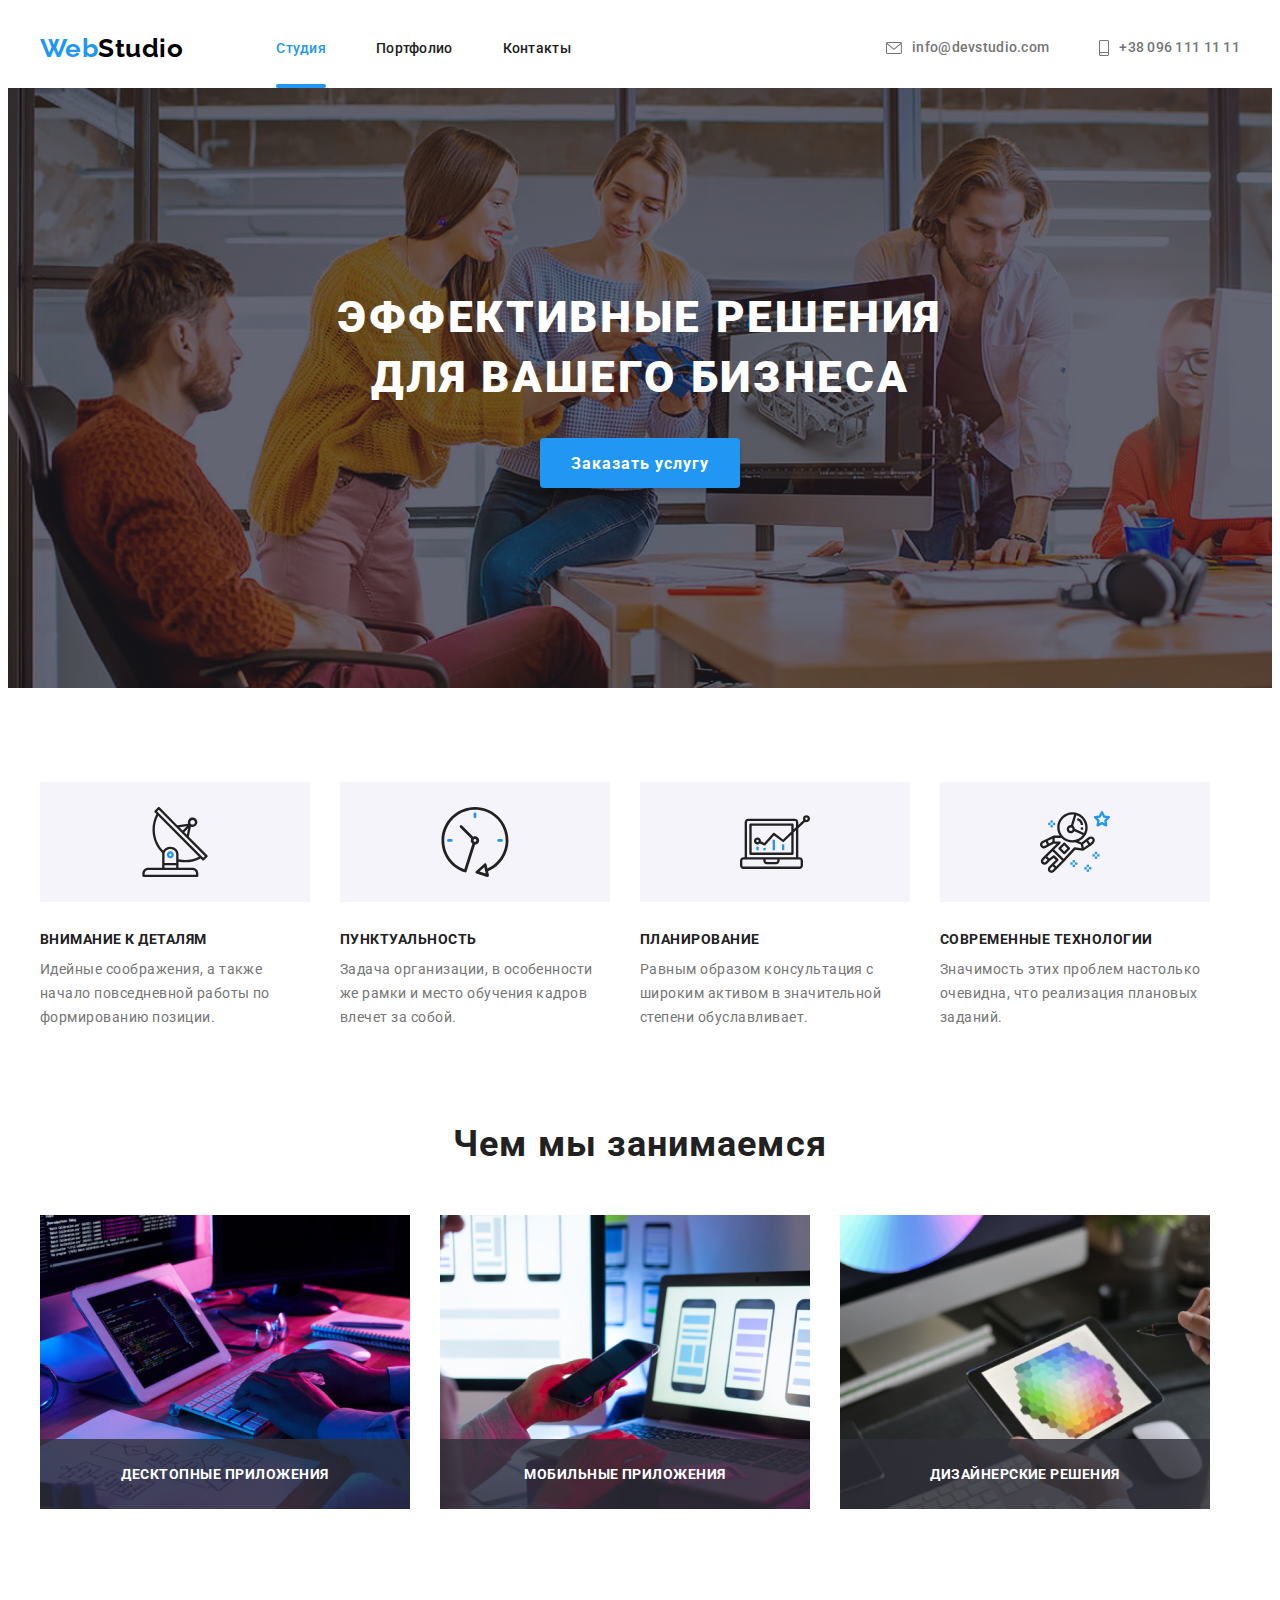
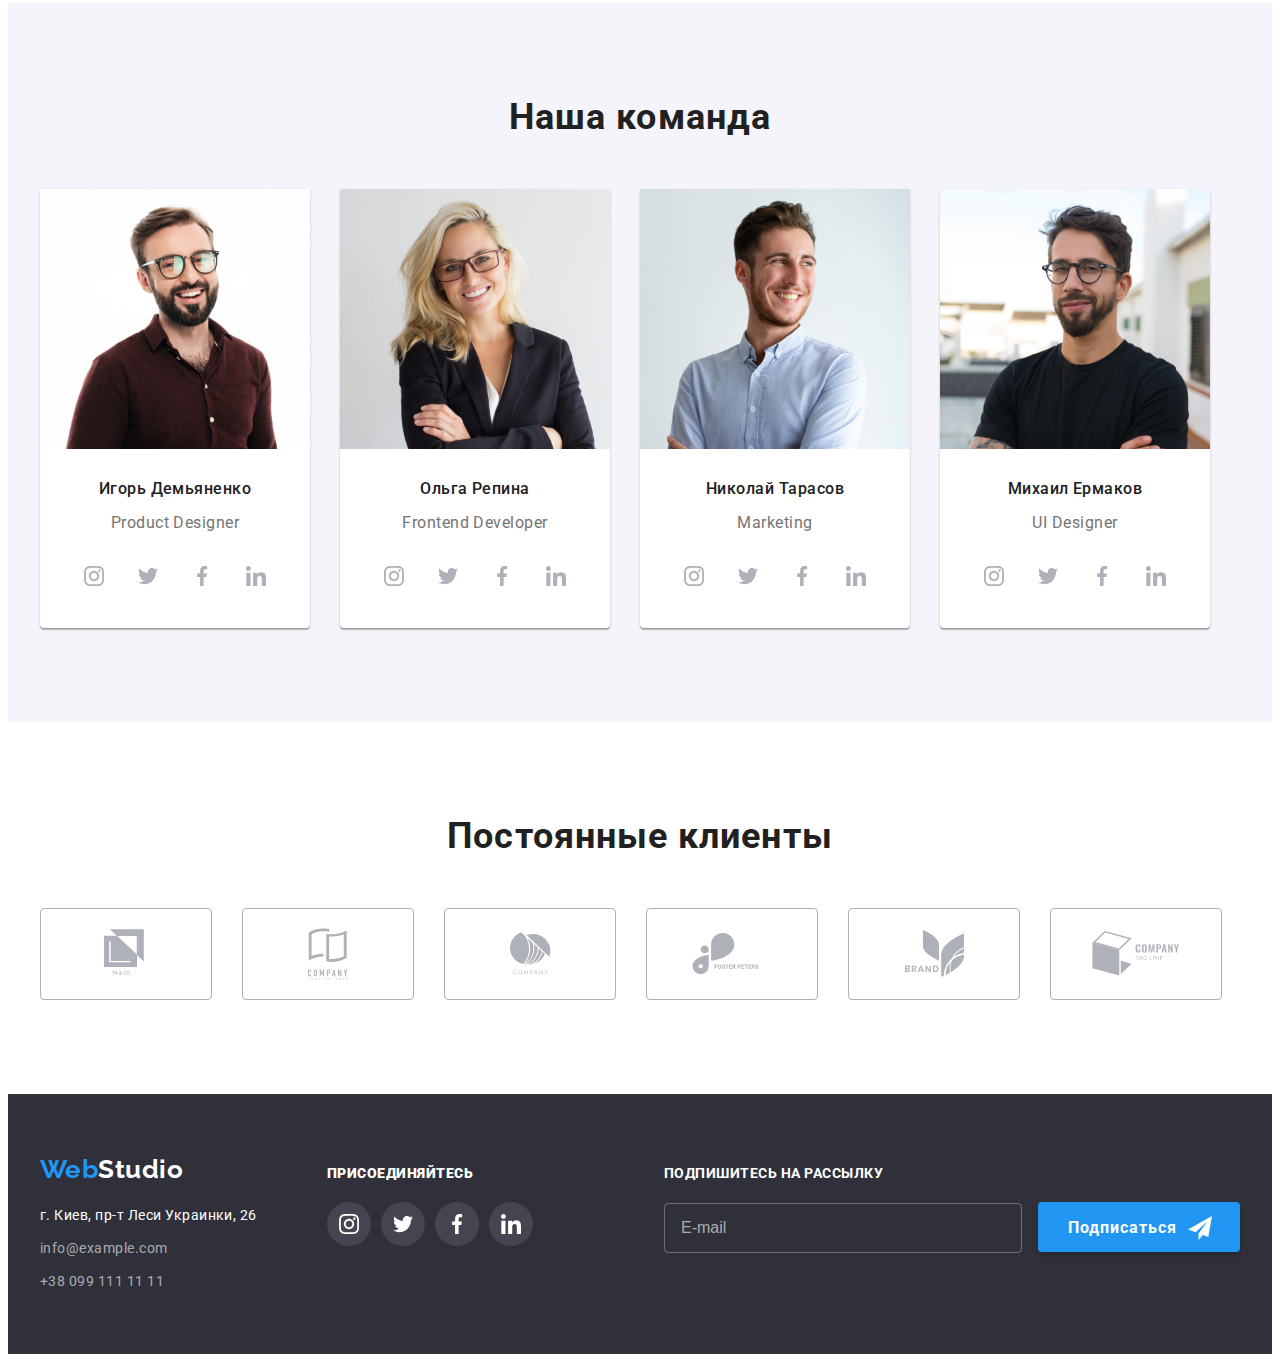
<file: index.html>
<!DOCTYPE html>
<html lang="ru">
<head>
    <meta charset="UTF-8">
    <meta name="viewport" content="width=device-width, initial-scale=1.0">
    <title>WebStudio</title>
    <link rel="preconnect" href="https://fonts.gstatic.com">
    <link href="https://fonts.googleapis.com/css2?family=Raleway:wght@700&family=Roboto:wght@400;500;700;900&display=swap"
      rel="stylesheet">
      <link rel="stylesheet" href="https://cdnjs.cloudflare.com/ajax/libs/modern-normalize/1.0.0/modern-normalize.min.css" integrity="sha512-ISS7cAi1PEhQ8jnbJpJZMd29NlhNj4AWYyLOSp2CE/CsHxTCu+r+t0D2yoJudVrd0/8fTVPUVDzY5Tvli75u/g==" crossorigin="anonymous" />
    <link rel="stylesheet" href="./css/style.css">
</head>
<body>
    <!-- header -->
    <header class="header index-header">
        <div class="container navigation">
          <nav class="navigation">
            <a href="./index.html" class="logo-studio">
                <span lang="en" class="logo-web-color">Web</span>Studio
            </a>
           <ul class="nav-web">
               <li class="nav-list">
                   <a class="nav-link current" href="./index.html" >Студия</a>
                </li>
               <li class="nav-list">
                   <a class="nav-link" href="./portfolio.html">Портфолио</a>
                </li>
               <li class="nav-list">
                   <a class="nav-link" href="#">Контакты</a>
                </li>
           </ul>
         </nav>
           <ul class="header-contacts">
               <li class="header-contacts-mail item">
                   <a href="mailto:info@devstudio.com"  
                   class="header-contacts-link"> 
                   <svg class="contacts-icon envelope">
                    <use href="./photo/photo_icon/sprite.svg#icon-envelope-hover"> </use>
                 </svg>
                info@devstudio.com
            </a>
                   
                </li>
            <li class="header-contacts-tel item">
                    <a href="tel:+380961111111" 
                    class="header-contacts-link">
                    <svg class="contacts-icon smartphone">
                        <use href="./photo/photo_icon/sprite.svg#icon-smartphone"> </use>
                     </svg> 
                    +38 096 111 11 11
                </a>     
            </li>
           </ul>
        </div>
     </header>
    <main>
        <!--Hero-->
        <section class="hero">
            <div class="container">
          <h1 class="hero-title">Эффективные решения для вашего бизнеса</h1> 
          <button type="submit" class="hero-bt" data-modal-open>Заказать услугу</button>
        </div>
        </section>
        <!--особености-->
        <section class="section section-uniq">
          <div class="container">
            <h2 class="visually-hidden">особенности</h2>
            <ul class="uniqum-list-item">
                <li class="item-uniq">
                    <div class="uniq-charakt">
                        <svg class="charakt-img">
                        <use href="./photo/photo_icon/sprite1.svg#icon-antenna"></use>
                    </svg>
                    </div>
                    <h3 class="uniqum-title">Внимание к деталям </h3>
                        <p class="uniqum-list">Идейные соображения, а также начало повседневной работы по формированию позиции.</p>  
                </li>
                <li class="item-uniq">
                    <div class="uniq-charakt">
                        <svg class="charakt-img">
                        <use href="./photo/photo_icon/sprite1.svg#icon-clock"></use>
                    </svg>
                    </div>
                    <h3 class="uniqum-title"> Пунктуальность</h3>
                        <p class="uniqum-list">Задача организации, в особенности же рамки и место обучения кадров влечет за собой.</p>
                </li>
                <li class="item-uniq">
                    <div class="uniq-charakt">
                        <svg class="charakt-img">
                        <use href="./photo/photo_icon/sprite1.svg#icon-diagram"></use>
                    </svg>
                    </div>
                    <h3 class="uniqum-title"> Планирование</h3>
                        <p class="uniqum-list">Равным образом консультация с широким активом в значительной степени обуславливает.</p>
                </li>
                <li class="item-uniq">
                    <div class="uniq-charakt">
                        <svg class="charakt-img">
                        <use href="./photo/photo_icon/sprite1.svg#icon-astronaut"></use>
                    </svg>
                    </div>
                    <h3 class="uniqum-title"> Современные технологии</h3>
                        <p class="uniqum-list">Значимость этих проблем настолько очевидна, что реализация плановых заданий.</p>
                </li>
            </ul>
          </div>
        </section>
        <!--work-->
        <section class="work section">
          <div class="container">
            <h2 class="title title-work">Чем мы занимаемся</h2>
            <ul class="work-list">
                <li class="work-item">
                    <img class="work-img" src="./photo/photo_index/img.png" alt="photo keyboard" 
                    width="370" height="294" >
                    <p class="text_img">Десктопные приложения</p>
                </li>
                <li class="work-item">
                    <img class="work-img" src="./photo/photo_index/img2.png" alt="laptop" 
                    width="370" height="294" >
                    <p class="text_img">Мобильные приложения</p>
                </li>
                <li class="work-item">
                    <img class="work-img" src="./photo/photo_index/img3.png" alt="tablet" 
                    width="370" height="294" >
                    <p class="text_img">Дизайнерские решения</p>
                </li>
            </ul>
          </div>
        </section>
        <!--team-->
        <section class="team section">
        <div class="container">
                <h2 class="title title-team">Наша команда</h2>
                 <ul class="team-list">
                    <li class="team-item">
                    <img class="team-img" src="./photo/photo_index/Igor.jpg" alt="Igor" width="270" height="260">
                <div class="team-section">
                        <h3 class="team-name">Игорь Демьяненко</h3>
                            <p lang="en" class="team-work">Product Designer</p>
                           <ul class="social-list">
                               <li class="social-item">
                                   <a class="social-link team-social-link" href="">
                                       <svg class="social-icons">
                                           <use href="./photo/photo_icon/sprite2.svg#instagram"></use>
                                       </svg>
                                   </a>
                               </li>
                               <li class="social-item">
                                   <a class="social-link team-social-link" href="">
                                       <svg class="social-icons">
                                           <use href="./photo/photo_icon/sprite2.svg#twitter" ></use>
                                       </svg>
                                   </a>
                               </li>
                               <li class="social-item">
                                   <a class="social-link team-social-link" href="">
                                       <svg class="social-icons">
                                           <use href="./photo/photo_icon/sprite2.svg#facebook"></use>
                                       </svg>
                                   </a>
                               </li>
                               <li class="social-item">
                                   <a class="social-link team-social-link" href="">
                                       <svg class="social-icons">
                                           <use href="./photo/photo_icon/sprite2.svg#linkedin"></use>
                                       </svg>
                                   </a>
                               </li>
                           </ul>
                        </div>
                     
                    
                </li>
                <li class="team-item">
                    <img class="team-img" src="./photo/photo_index/Olga.jpg" alt="Olga" width="270" height="260">
                    <div class="team-section">
                        <h3 class="team-name">Ольга Репина</h3>
                            <p lang="en" class="team-work">Frontend Developer</p>
                            <ul class="social-list">
                                <li class="social-item">
                                    <a class="social-link team-social-link" href="">
                                        <svg class="social-icons">
                                            <use href="./photo/photo_icon/sprite2.svg#instagram"></use>
                                        </svg>
                                    </a>
                                </li>
                                <li class="social-item">
                                    <a class="social-link team-social-link" href="">
                                        <svg class="social-icons">
                                            <use href="./photo/photo_icon/sprite2.svg#twitter" ></use>
                                        </svg>
                                    </a>
                                </li>
                                <li class="social-item">
                                    <a class="social-link team-social-link" href="">
                                        <svg class="social-icons">
                                            <use href="./photo/photo_icon/sprite2.svg#facebook"></use>
                                        </svg>
                                    </a>
                                </li>
                                <li class="social-item">
                                    <a class="social-link team-social-link" href="">
                                        <svg class="social-icons">
                                            <use href="./photo/photo_icon/sprite2.svg#linkedin"></use>
                                        </svg>
                                    </a>
                                </li>
                            </ul>
                    </div>         
                </li>
                <li class="team-item">
                    <img class="team-img" src="./photo/photo_index/Nikolay.jpg" alt="Nikolay" width="270" height="260">
                    <div class="team-section">
                        <h3 class="team-name">Николай Тарасов</h3>
                            <p lang="en" class="team-work">Marketing</p>
                            <ul class="social-list">
                                <li class="social-item">
                                    <a class="social-link team-social-link" href="">
                                        <svg class="social-icons">
                                            <use href="./photo/photo_icon/sprite2.svg#instagram"></use>
                                        </svg>
                                    </a>
                                </li>
                                <li class="social-item">
                                    <a class="social-link team-social-link" href="">
                                        <svg class="social-icons">
                                            <use href="./photo/photo_icon/sprite2.svg#twitter" ></use>
                                        </svg>
                                    </a>
                                </li>
                                <li class="social-item">
                                    <a class="social-link team-social-link" href="">
                                        <svg class="social-icons">
                                            <use href="./photo/photo_icon/sprite2.svg#facebook"></use>
                                        </svg>
                                    </a>
                                </li>
                                <li class="social-item">
                                    <a class="social-link team-social-link" href="">
                                        <svg class="social-icons">
                                            <use href="./photo/photo_icon/sprite2.svg#linkedin"></use>
                                        </svg>
                                    </a>
                                </li>
                            </ul>
                     </div>       
                </li>
                <li class="team-item">
                    <img class="team-img" src="./photo/photo_index/Michail.jpg" alt="Michail" width="270" height="260">
                    <div class="team-section">
                        <h3 class="team-name">Михаил Ермаков</h3>
                            <p lang="en" class="team-work">UI Designer</p>
                            <ul class="social-list">
                                <li class="social-item">
                                    <a class="social-link team-social-link" href="">
                                        <svg class="social-icons">
                                            <use href="./photo/photo_icon/sprite2.svg#instagram"></use>
                                        </svg>
                                    </a>
                                </li>
                                <li class="social-item">
                                    <a class="social-link team-social-link" href="">
                                        <svg class="social-icons">
                                            <use href="./photo/photo_icon/sprite2.svg#twitter" ></use>
                                        </svg>
                                    </a>
                                </li>
                                <li class="social-item">
                                    <a class="social-link team-social-link" href="">
                                        <svg class="social-icons">
                                            <use href="./photo/photo_icon/sprite2.svg#facebook"></use>
                                        </svg>
                                    </a>
                                </li>
                                <li class="social-item">
                                    <a class="social-link team-social-link" href="">
                                        <svg class="social-icons">
                                            <use href="./photo/photo_icon/sprite2.svg#linkedin"></use>
                                        </svg>
                                    </a>
                                </li>
                            </ul>
                        </div>
                    </li>
                </ul>
            </div>
        </section>
        <!-- Постоянные клиенты -->
        <section class="section client-section">
            <h2 class="title client-title">Постоянные клиенты</h2>
            <div class="container">
                <ul class="client-list">
                    <li class="client-item">
                        <a class="client-link" href="">
                            <svg class="client-icon icon-logo-1">
                                <use href="./photo/photo_icon/sprite3.svg#icon-logo-1"></use>
                            </svg>
                        </a>
                    </li>
                    <li class="client-item">
                        <a class="client-link" href="">
                            <svg class="client-icon icon-logo-2">
                                <use href="./photo/photo_icon/sprite3.svg#icon-logo-2"></use>
                            </svg>
                        </a>
                    </li>
                    <li class="client-item">
                        <a class="client-link" href="">
                            <svg class="client-icon icon-logo-3">
                                <use href="./photo/photo_icon/sprite3.svg#icon-logo-3"></use>
                            </svg>
                        </a>
                    </li>
                    <li class="client-item">
                        <a class="client-link" href="">
                            <svg class="client-icon icon-logo-4">
                                <use href="./photo/photo_icon/sprite3.svg#icon-logo-4"></use>
                            </svg>
                        </a>
                    </li>
                    <li class="client-item">
                        <a class="client-link" href="">
                            <svg class="client-icon icon-logo-5">
                                <use href="./photo/photo_icon/sprite3.svg#icon-logo-5"></use>
                            </svg>
                        </a>
                    </li>
                    <li class="client-item">
                        <a class="client-link" href="">
                            <svg class="client-icon icon-logo-6">
                                <use href="./photo/photo_icon/sprite3.svg#icon-logo-6"></use>
                            </svg>
                        </a>
                    </li>
                </ul>
            </div>
        </section>
    </main>

    <!-- footer -->
    <footer class="footer">
      <div class="container">
          <div class="footer-address">
         <a href="./index.html" class="logo-studio">
            <span lang="en" class="logo-web-color">Web</span>Studio
          </a>
         <address class="address">
                <a class="map-link links" href="https://goo.gl/maps/7WQNY8XXJnGFuJA47" target="_blank">г. Киев, пр-т Леси Украинки, 26</a>
                <a class="footer-contacts-link links" href="mailto:info@example.com">info@example.com</a>
                <a class="footer-contacts-link links" href="tel:+380991111111">+38 099 111 11 11</a>
        </address>
        </div>
      
      <div class="social-footer-container">
          <b class="soc-fot-title">присоединяйтесь</b>
          <ul class="footer-soc-list">
            <li class="social-item">
                <a class="social-link footer-social-link" href="">
                    <svg class="footer-social-icons">
                        <use href="./photo/photo_icon/sprite2.svg#instagram"></use>
                    </svg>
                </a>
            </li>
            <li class="social-item">
                <a class="social-link footer-social-link" href="">
                    <svg class="footer-social-icons">
                        <use href="./photo/photo_icon/sprite2.svg#twitter" ></use>
                    </svg>
                </a>
            </li>
            <li class="social-item">
                <a class="social-link footer-social-link" href="">
                    <svg class="footer-social-icons">
                        <use href="./photo/photo_icon/sprite2.svg#facebook"></use>
                    </svg>
                </a>
            </li>
            <li class="social-item">
                <a class="social-link footer-social-link" href="">
                    <svg class="footer-social-icons">
                        <use href="./photo/photo_icon/sprite2.svg#linkedin"></use>
                    </svg>
                </a>
            </li>
        </ul>
        </div>
        <div class="footer-modal-wrapper">
            <p class="footer-subtitle">Подпишитесь на рассылку</p>
            <form name="footer-form" autocomplete="on" class="footer-form">
                <input class="footer-modal-input" name="user-subscribe" type="email" placeholder="E-mail" required>
                    <button type="submit" class="footer-modal-form-btn">Подписаться</button>
                    <svg class="footer-modal-icon" width="24" height="24">
                        <use href="./photo/photo_icon/sprite5.svg#icon-telegram"></use>
                    </svg>
            </form>
        </div>
    </div>
</footer>  
    <div  data-modal class="backdrop is-hidden">
        <div class="modal-btn">
                <button class="modal-btn-close" type="button"  data-modal-close>
                    <svg class="modal-close-svg">
                        <use href="./photo/photo_icon/sprite4.svg#icon-close-black"></use>
                    </svg>
                </button>
                <form name="modal-form" autocomplete="on" class="contacts-form">
                    <p class="contact-title">Оставьте свои данные, мы вам перезвоним</p>
                    <label for="user-name" class="user-name-title">Имя</label>
                    <span class="modal-form-input-wrap">
                        <input name="user-name" type="text" class="contacts-form-input" id="user-name">
                        <svg class="modal-icon" width="18" height="18">
                            <use href="./photo/photo_icon/sprite5.svg#person-black" ></use>
                        </svg>
                    </span>
                    <label for="user-tel" class="user-name-title">Телефон</label>
                    <span class="modal-form-input-wrap">
                        <input name="user-tel" type="tel" class="contacts-form-input" id="user-tel">
                        <svg class="modal-icon" width="18" height="18">
                            <use href="./photo/photo_icon/sprite5.svg#phone-black"></use>
                        </svg>
                    </span>
                    <label for="user-email" class="user-name-title">Почта</label>
                    <span class="modal-form-input-wrap">
                        <input name="user-email" type="email" class="contacts-form-input" id="user-email">
                        <svg class="modal-icon" width="18" height="18">
                            <use href="./photo/photo_icon/sprite5.svg#email-black"></use>
                        </svg>
                    </span>
                    <label for="user-massage" class="user-name-title">Комментарий</label>
                        <textarea  name="user-massage" placeholder="Введите текст" class="modal-form-massage" id="user-massage"></textarea>
                        <input name="user-policy" type="checkbox"  value="success" class="modal-check-policy visually-hidden" id="user-check-policy">
                        <label for="user-check-policy" class="modal-form-lable-policy">Соглашаюсь с рассылкой и принимаю 
                        <a href="#" class="policy-link">Условия договора</a>
                    </label>
                    <button type="submit" class="modal-form-button">Отправить</button>
                
                </form>
        </div>
    </div>
    
    <script src="./js/modal.js"></script>
</body>
</html>
</file>
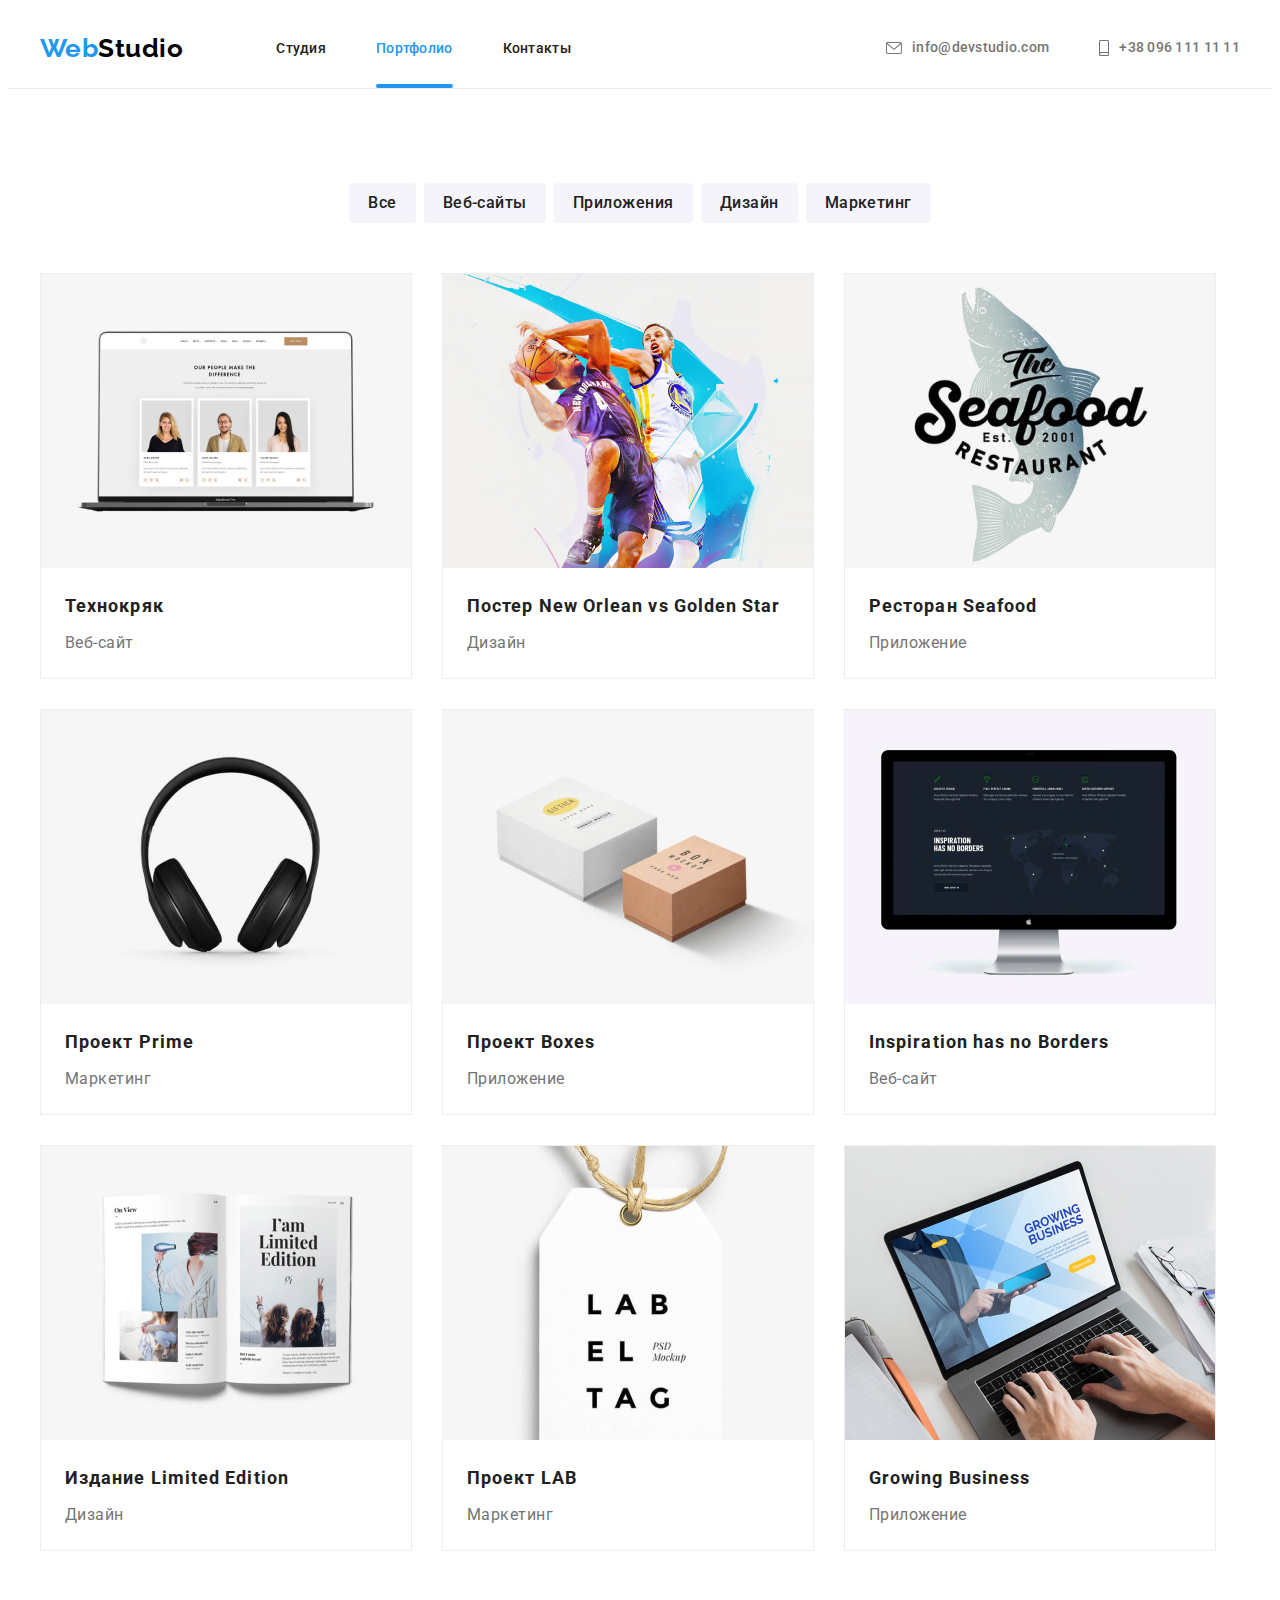
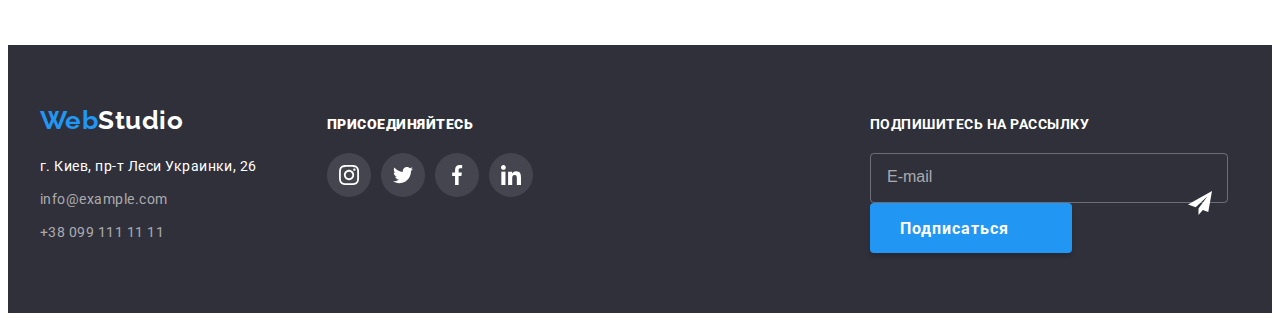
<file: portfolio.html>
<!DOCTYPE html>
<html lang="ru">
<head>
    <meta charset="UTF-8">
    <meta name="viewport" content="width=device-width, initial-scale=1.0">
    <title>Portfolio</title>
    <link rel="preconnect" href="https://fonts.gstatic.com">
    <link href="https://fonts.googleapis.com/css2?family=Raleway:wght@700&family=Roboto:wght@400;500;700;900&display=swap"
    rel="stylesheet">
    <link rel="stylesheet" href="https://cdnjs.cloudflare.com/ajax/libs/modern-normalize/1.0.0/modern-normalize.min.css" integrity="sha512-ISS7cAi1PEhQ8jnbJpJZMd29NlhNj4AWYyLOSp2CE/CsHxTCu+r+t0D2yoJudVrd0/8fTVPUVDzY5Tvli75u/g==" crossorigin="anonymous" />
    <link rel="stylesheet" href="./css/style.css">
</head>
<body>
    <!-- header -->
    <header class="header portfolio-header">
        <div class="container navigation">
          <nav class="navigation">
            <a href="./index.html" class="logo-studio">
                <span lang="en" class="logo-web-color">Web</span>Studio
            </a>
           <ul class="nav-web">
               <li class="nav-list">
                   <a class="nav-link" href="./index.html" >Студия</a>
                </li>
               <li class="nav-list">
                   <a class="nav-link current" href="./portfolio.html">Портфолио</a>
                </li>
               <li class="nav-list">
                   <a class="nav-link" href="#">Контакты</a>
                </li>
           </ul>
         </nav>
           <ul class="header-contacts">
               <li class="header-contacts-mail item">
                   <a href="mailto:info@devstudio.com"  
                   class="header-contacts-link"> 
                   <svg class="contacts-icon envelope">
                    <use href="./photo/photo_icon/sprite.svg#icon-envelope-hover"> </use>
                 </svg>
                info@devstudio.com
            </a>
                   
                </li>
            <li class="header-contacts-tel item">
                    <a href="tel:+380961111111" 
                    class="header-contacts-link">
                    <svg class="contacts-icon smartphone">
                        <use href="./photo/photo_icon/sprite.svg#icon-smartphone"> </use>
                     </svg> 
                    +38 096 111 11 11
                </a>     
            </li>
           </ul>
        </div>
     </header>
    <!-- Portfolio -->
    <main>
        <!-- section portfolio -->
    <section class="container portfolio-section">
        <!-- filters -->
        <h1 class="visually-hidden">Фильтр</h1>
        <ul class="portfolio-filter">
           <li class="filter-list">
               <button class="main-bt" type="button">Все</button> 
            </li>
           <li class="filter-list">
               <button class="main-bt" type="button">Веб-сайты</button>
             </li>
           <li class="filter-list">
               <button class="main-bt" type="button">Приложения</button>
             </li>
           <li class="filter-list">
               <button class="main-bt" type="button">Дизайн</button>
             </li>
           <li class="filter-list">
               <button class="main-bt" type="button">Маркетинг</button>
             </li>
        </ul>
        <!-- portfolio main list -->
        <h2 class="visually-hidden">Портфолио</h2>
        <ul class="main-list">
            <li class="main-list-item"> 
                <a class="main-list-link" href="">
                <div class="overlay">
                    <img src="./photo/photo_portfolio/Технокряк_1.jpg" alt="Технокряк" width="370" height="294">
                     <p class="portfolio-overlay-text">Технокряк это современная площадка распространения коронавируса. Компании используют эту платформу для цифрового шпионажа и атак на защищённые сервера конкурентов.</p>
                </div>
                    <div class="portfolio-container">
                     <h3 class="main-list-title">Технокряк</h3>
                        <p class="main-list-theam">Веб-сайт</p>
                    </div>
                </a>
            </li>
            <li class="main-list-item">
                <a class="main-list-link" href="">
                <div class="overlay">
                    <img src="./photo/photo_portfolio/Постер_New_Orlean_2.jpg" alt="Постер_New_Orlean" width="370" height="294">
                     <p class="portfolio-overlay-text">Технокряк это современная площадка распространения коронавируса. Компании используют эту платформу для цифрового шпионажа и атак на защищённые сервера конкурентов.</p>
                </div>
                    <div class="portfolio-container">
                     <h3 class="main-list-title">Постер New Orlean vs Golden Star</h3>
                        <p class="main-list-theam">Дизайн</p>
                    </div>
                </a>
            </li>
            <li class="main-list-item">
                <a class="main-list-link" href="">
                <div class="overlay">
                    <img src="./photo/photo_portfolio/Seafood_3.jpg" alt="Seafood" width="370" height="294">
                     <p class="portfolio-overlay-text">Технокряк это современная площадка распространения коронавируса. Компании используют эту платформу для цифрового шпионажа и атак на защищённые сервера конкурентов.</p>
                </div>
                    <div class="portfolio-container">
                     <h3 class="main-list-title">Ресторан Seafood</h3>
                        <p class="main-list-theam">Приложение</p>
                    </div>
                </a>
            </li>
            <li class="main-list-item">
                <a class="main-list-link" href="">
                <div class="overlay">
                    <img src="./photo/photo_portfolio/Наушники_4.jpg" alt="Наушники" width="370" height="294">
                     <p class="portfolio-overlay-text">Технокряк это современная площадка распространения коронавируса. Компании используют эту платформу для цифрового шпионажа и атак на защищённые сервера конкурентов.</p>
                </div>
                    <div class="portfolio-container">
                     <h3 class="main-list-title">Проект Prime</h3>
                        <p class="main-list-theam">Маркетинг</p>
                    </div> 
                </a>
            </li>
            <li class="main-list-item">
                <a class="main-list-link" href="">
                <div class="overlay">
                    <img src="./photo/photo_portfolio/проект_Boxes_5.jpg" alt="проект_Boxes" width="370" height="294">
                     <p class="portfolio-overlay-text">Технокряк это современная площадка распространения коронавируса. Компании используют эту платформу для цифрового шпионажа и атак на защищённые сервера конкурентов.</p>
                </div>
                    <div class="portfolio-container">
                     <h3 class="main-list-title">Проект Boxes</h3>
                        <p class="main-list-theam">Приложение</p>
                    </div> 
                </a>
            </li>
            <li class="main-list-item">
                <a class="main-list-link" href="">
                <div class="overlay">
                    <img src="./photo/photo_portfolio/Экран_6.jpg" alt="Экран" width="370" height="294">
                     <p class="portfolio-overlay-text">Технокряк это современная площадка распространения коронавируса. Компании используют эту платформу для цифрового шпионажа и атак на защищённые сервера конкурентов.</p>
                </div>
                    <div class="portfolio-container">
                     <h3 class="main-list-title">Inspiration has no Borders</h3>
                        <p class="main-list-theam">Веб-сайт</p>
                    </div>
                </a>
            </li>
            <li class="main-list-item">
                <a class="main-list-link" href="">
                <div class="overlay">
                    <img src="./photo/photo_portfolio/журнал_LE_7.jpg" alt="журнал_LE" width="370" height="294">
                     <p class="portfolio-overlay-text">Технокряк это современная площадка распространения коронавируса. Компании используют эту платформу для цифрового шпионажа и атак на защищённые сервера конкурентов.</p>
                </div>
                    <div class="portfolio-container">
                     <h3 class="main-list-title">Издание Limited Edition</h3>
                        <p class="main-list-theam">Дизайн</p>
                    </div>
                </a>
            </li>
            <li class="main-list-item">
                <a class="main-list-link" href="">
                <div class="overlay">
                    <img src="./photo/photo_portfolio/проект_LAB_8.jpg" alt="проект_LAB" width="370" height="294">
                     <p class="portfolio-overlay-text">Технокряк это современная площадка распространения коронавируса. Компании используют эту платформу для цифрового шпионажа и атак на защищённые сервера конкурентов.</p>
                </div>
                    <div class="portfolio-container">
                     <h3 class="main-list-title">Проект LAB</h3>
                        <p class="main-list-theam">Маркетинг</p>
                    </div>
                </a>
            </li>
            <li class="main-list-item">
                <a class="main-list-link" href="">
                <div class="overlay">
                    <img src="./photo/photo_portfolio/Ноутбук_9.jpg" alt="Ноутбук" width="370" height="294">
                     <p class="portfolio-overlay-text">Технокряк это современная площадка распространения коронавируса. Компании используют эту платформу для цифрового шпионажа и атак на защищённые сервера конкурентов.</p>
                </div>
                    <div class="portfolio-container">
                     <h3 class="main-list-title">Growing Business</h3>
                        <p class="main-list-theam">Приложение</p>
                    </div>
                </a>
            </li>
        </ul>
       </section>
    </main>
    <!-- footer -->
    <footer class="footer">
        <div class="container">
            <div class="footer-address">
           <a href="./index.html" class="logo-studio">
              <span lang="en" class="logo-web-color">Web</span>Studio
            </a>
           <address class="address">
                  <a class="map-link links" href="https://goo.gl/maps/7WQNY8XXJnGFuJA47" target="_blank">г. Киев, пр-т Леси Украинки, 26</a>
                  <a class="footer-contacts-link links" href="mailto:info@example.com">info@example.com</a>
                  <a class="footer-contacts-link links" href="tel:+380991111111">+38 099 111 11 11</a>
          </address>
          </div>
        
        <div class="social-footer-container">
            <b class="soc-fot-title">присоединяйтесь</b>
            <ul class="footer-soc-list">
              <li class="social-item">
                  <a class="social-link footer-social-link" href="">
                      <svg class="footer-social-icons">
                          <use href="./photo/photo_icon/sprite2.svg#instagram"></use>
                      </svg>
                  </a>
              </li>
              <li class="social-item">
                  <a class="social-link footer-social-link" href="">
                      <svg class="footer-social-icons">
                          <use href="./photo/photo_icon/sprite2.svg#twitter" ></use>
                      </svg>
                  </a>
              </li>
              <li class="social-item">
                  <a class="social-link footer-social-link" href="">
                      <svg class="footer-social-icons">
                          <use href="./photo/photo_icon/sprite2.svg#facebook"></use>
                      </svg>
                  </a>
              </li>
              <li class="social-item">
                  <a class="social-link footer-social-link" href="">
                      <svg class="footer-social-icons">
                          <use href="./photo/photo_icon/sprite2.svg#linkedin"></use>
                      </svg>
                  </a>
              </li>
          </ul>
        </div>
          <div class="footer-modal-wrapper">
            <p class="footer-subtitle">Подпишитесь на рассылку</p>
            <form name="footer-form" autocomplete="on" class="footer-form">
                <input class="footer-modal-input" name="user-subscribe" type="email" placeholder="E-mail" required>
                <div class="footer-modal-btn">
                    <button type="submit" class="footer-modal-form-btn">Подписаться</button>
                    <svg class="footer-modal-icon" width="24" height="24">
                        <use href="./photo/photo_icon/sprite5.svg#icon-telegram"></use>
                    </svg>
                </div>
            </form>
        </div>
      </div>
    </footer>  
</body>
</html>
</file>
<file: css/style.css>
:root {
    --web-text-color:#212121;
    --focus-text-color: #2196F3;
    --tel-mail-text-color:#757575;
    --secondary-text-color:#ffffff;
    --over-text-color: #000000;
    --color-text-footer:  rgba(255, 255, 255, 0.6);
    --color-hero-button: #188CE8;
    --color-bag-hero: #2F303A;
    --secondary-background-color: #f5f4fa;
    --background-hero: #c4c4c4;
    --letter-spacing-priority: 0.06em;
    --letter-spacing:  0.03em;
    --portfolio-header-line: 1px solid #ececec;
    --portfolio-border-item: 1px solid #eeeeee;
    --hero-overlay: rgba(47, 48, 58, 0.4);
    --primery-icons-color: #AFB1B8;
    --footer-social-bgc: rgba(255, 255, 255, 0.1);
    --transition: color 250ms cubic-bezier(0.4, 0, 0.2, 1);
    --transition-bg: background-color 250ms cubic-bezier(0.4, 0, 0.2, 1); 
    --color-text-work:  rgba(47, 48, 58, 0.8);
    --backdrop: rgba(0, 0, 0, 0.2);
    --overlay-bg-color:  rgba(33, 150, 243, 0.9);
}

body {
    color: var(--web-text-color);
    letter-spacing: var(--letter-spacing);
    font-family: Roboto, sans-serif;
    font-style: normal;
    font-weight: 700;
}
/* убираем свойства по умолчанию */
ul {
    list-style: none;
    margin: 0;
    padding: 0;
}

a {
    text-decoration: none;
    margin: 0px;
    padding: 0px;
}
button {
  font-family: inherit;
}
h1,
h2,
h3,
h4,
h5,
h6,
p {
  margin: 0;
}
img {
  display: block;
}
/* container_section */
.container{
    width: 1200px;
    padding-left: 15px;
    padding-right: 15px;
    margin: 0 auto;
}
.section {
    padding-top: 94px;
    padding-bottom: 94px;
  }
  .title {
    margin: 0;
    padding: 0;
    color: var(--web-text-color);
    font-weight: 700;
    font-size: 36px;
    line-height: 1.16;
    text-align: center;
    letter-spacing: var(--letter-spacing);
}
/* стилизаця лого */
.navigation{
    display: flex;
    align-items: center;
}
.logo-studio {
    color: var(--over-text-color);
    font-family: raleway, sans-serif;
    font-size:26px ;
    line-height: 1.17;
    
}
.logo-studio:focus{
    color: var(--focus-text-color);
}
.logo-web-color {
    color: var(--focus-text-color);
}

.visually-hidden {
    position: absolute !important;
    clip: rect(1px 1px 1px 1px); /* IE6, IE7 */
    clip: rect(1px, 1px, 1px, 1px);
    padding: 0 !important;
    border: 0 !important;
    height: 1px !important;
    width: 1px !important;
    overflow: hidden;
  }

/* оформляем стилязацию по навигации сайта */
.nav-web {
  display: flex;
  margin-left: 93px;
  font-weight: 500;
  font-size: 14px;
  line-height: 1.14;
  letter-spacing: 0.02em;
}
.nav-list .nav-link {
    display: block;
    padding-bottom: 32px;
    padding-top: 32px;

    color: var(--web-text-color);
    font-weight: 500;
    font-size: 14px;
    line-height: 1.17;
    letter-spacing: 0.02em;
    transition: var(--transition)
}
.nav-link:hover,
.nav-link:focus {
    color:var(--focus-text-color);
} 
.nav-web .nav-link.current {
    color: var(--focus-text-color);
    font-weight: 500;
    font-size: 14px;
    line-height: 1.17;
    letter-spacing: 0.02em;
}
.nav-web .current::after {
    content: "";
    display: block;
    width: 100%;
    height: 4px;
    border-radius: 2px;
    position: absolute;
    left: 0px;
    bottom: 0px;
    background-color: var(--focus-text-color);
}
.nav-web .nav-list {
    position: relative;
}
.nav-web .nav-list:not(:last-child) {
    margin-right: 50px;
}
/* contacts */
.header-contacts {
    display: flex;
    margin-left: auto;
}
.header-contacts .item:not(:last-child) {
    margin-right: 50px;
}

.header-contacts-link {
    display: flex;
    align-items: center;
    color: var(--tel-mail-text-color);
    font-weight: 500;
    font-size: 14px;
    line-height: 1.14;
    padding-top: 32px;
    padding-bottom: 32px;
    letter-spacing: 0.02em;
    transition: var(--transition);
}

.header-contacts-link:hover,
.header-contacts-link:focus {
    color: var(--focus-text-color);
}
.contacts-icon {
    margin-right: 10px;
    fill: currentColor;
}
.envelope {
    width: 16px;
    height: 12px;
}
.smartphone {
    width: 10px;
    height: 16px;
}

/* hero */
.hero {
    padding: 200px 0px;
    text-align: center;
  padding: 200px 0px;

  max-width: 1600px;
  margin-right: auto;
  margin-left: auto;
  background-size: cover;

  background-image: linear-gradient(
      to right,
      var(--hero-overlay),
      var(--hero-overlay)
    ),
    url('../photo/photo_icon/bg_hero.png');
    background-color: var(--background-hero);
}
.hero-title {
    margin-bottom: 30px;
    height: 120px;
    width: 696px;
    margin-right: auto;
    margin-left: auto;
    color:var(--secondary-text-color);
    font-weight: 900;
    font-size: 44px;
    line-height: 1.36;
    letter-spacing:var(--letter-spacing-priority);
    text-transform: uppercase;
}
.hero-bt {
    background-color: var(--focus-text-color);
    color: var(--secondary-text-color);
    letter-spacing: var(--letter-spacing-priority);
    box-shadow: 0px 4px 4px rgba(0, 0, 0, 0.15);
    border: 1px solid transparent;
    border-radius: 4px;
    padding: 10px 30px;
    min-width: 200px;
    height: 50px;
    font-weight: 700;
    font-size: 16px;
    line-height: 1.87;
    font-family: inherit;
    letter-spacing: 0.06em;
    transition-property: background;
    transition-duration: 250ms;
    transition-timing-function: cubic-bezier(0.4, 0, 0.2, 1);
}
.hero-bt:focus,
.hero-bt:hover {
    background: var(--color-hero-button);
}
/* особености */
.uniqum-list-item{
    display: flex;
    flex-wrap: wrap;
}
.uniqum-list-item .item-uniq{
    width: 270px;
}
.uniqum-list-item .item-uniq:not(:last-child){
    margin-right: 30px;
}
.uniqum-title {
    color: var(--web-text-color);
    font-size: 14px;
    line-height: 1.14;
    text-transform: uppercase;
    text-align: left;
    margin-bottom: 10px;
}
.uniqum-list {
    color: var(--tel-mail-text-color);
    font-weight: 400;
    font-size: 14px;
    line-height: 1.7;
    margin: 0;
}
.section-uniq {
    padding-bottom: 0;
}
.uniq-charakt {
    height: 120px;
    margin-bottom: 30px;
    background-color:var(--secondary-background-color);

    display: flex;
    justify-content: center;
    align-items: center;
}
.charakt-img {
    width: 70px;
    height: 70px;
}

/* work */
.work-list .work-item {
    position: relative;
    display: block;
}
.work-list {
 display: flex;
}
.work-item:not(:last-child) {
 margin-right: 30px;
}
.title-work{
    margin-bottom: 50px;
}
.work-list .text_img {
    display: flex;
    align-items: center;
    justify-content: center;
    margin: 0;
    width: 100%;
    min-height: 70px;
    font-weight: 700;
    font-size: 14px;
    line-height: 1.143;
    text-transform: uppercase;
    color: var(--secondary-text-color);
    background-color:var(--color-text-work);
    position: absolute;
    bottom: 0px;
    left: 0px;
}
/* team */
.team {
    background-color: var(--secondary-background-color);
}
.title-team {
    margin-bottom: 50px;
}
.team-item {
    min-width: 270px;
    background: #ffffff;
    box-shadow: 0px 1px 3px rgba(0, 0, 0, 0.12), 0px 1px 1px rgba(0, 0, 0, 0.14),
      0px 2px 1px rgba(0, 0, 0, 0.2);
    border-radius: 0px 0px 4px 4px;
  }
.team-list {
    display:flex;
}
.team-list .team-item:not(:last-child) {
    margin-right: 30px;
}
.team-section {
    text-align: center;
    padding: 30px 10px;
}
.team-name {
    color: var(--web-text-color);
    font-weight: 500;
    font-size: 16px;
    line-height: 1.19;
    margin-bottom: 10px;
}
.team-work {
    color: var(--tel-mail-text-color);
    font-weight: 400;
    font-size: 16px;
    line-height: 1.87;
    text-align: center;
    margin: 0;
    margin-bottom: 16px;
}
.social-list {
    display: flex;
    align-items: center;
    justify-content: center;
}
.social-item:not(:last-child) {
    margin-right: 10px;
}
.social-link {
    display: flex;
    justify-content: center;
    align-items: center;
    width: 44px;
    height: 44px;
    border-radius: 50%;
    transition: var(--transition-bg) ;
}
.team-social-link {
    fill: var(--primery-icons-color);
}
.social-icons {
    width: 20px;
    height: 20px;
    transition: fill 250ms cubic-bezier(0.4, 0, 0.2, 1);
  }
.social-link:hover,
.social-link:focus,
.social-icons:hover,
.social-icons:focus {
  background-color: var(--focus-text-color);
  fill: var(--secondary-text-color);
}
/* постоянные клиенты */
.client-title {
    margin-bottom: 50px;
}
.client-list {
    display: flex;
}
.client-link {
    display: flex;
  width: 170px;
  height: 90px;
  justify-content: center;
  align-items: center;
  fill: var(--primery-icons-color);
  border: 1px solid var(--primery-icons-color);
  border-radius: 4px;
  transition-property: border, fill;
  transition-duration: 250ms;
  transition-timing-function: cubic-bezier(0.4, 0, 0.2, 1);
}
.client-link:hover,
.client-link:focus {
    fill: var(--focus-text-color);
    border-color: var(--focus-text-color);
}
.client-item:not(:last-child) {
    margin-right: 30px;
}
.icon-logo-1 {
    width: 44px;
    height: 49px;
  }
  
  .icon-logo-2 {
    width: 40px;
    height: 52px;
  }
  
  .icon-logo-3 {
    width: 41px;
    height: 43px;
  }
  
  .icon-logo-4 {
    width: 80px;
    height: 42px;
  }
  
  .icon-logo-5 {
    width: 59px;
    height: 47px;
  }
  
  .icon-logo-6 {
    width: 88px;
    height: 45px;
  }
  
/* main-bt portfolio */
.main-bt {
    background: var(--secondary-background-color);
    color: var(--web-text-color);
    border-radius: 4px;
    border: 1px solid transparent;
    padding: 6px 18px;
    cursor: pointer;
    font-weight: 500;
    font-size: 16px;
    line-height: 1.62;
    text-align: center;
    letter-spacing: 0.03em;
    font-family: inherit;
    transition-property: background, color, border-shadow;
    transition-duration: 250ms;
    transition-timing-function: cubic-bezier(0.4, 0, 0.2, 1);
}
.main-bt:hover,
.main-bt:focus {
    background: var(--focus-text-color);
    color: var(--secondary-text-color);

    box-shadow: 0px 3px 1px rgba(0, 0, 0, 0.1), 0px 1px 2px rgba(0, 0, 0, 0.08), 0px 2px 2px rgba(0, 0, 0, 0.12);
    border-radius: 4px;
}
.portfolio-filter {
    display: flex;
    justify-content: center;
    margin-bottom: 50px;
}
.portfolio-filter .filter-list:not(:last-child) {
    margin-right: 8px;
}
/* portfolio */
.portfolio-section {
    padding: 94px 15px;
}
.portfolio-header {
    border-bottom: var(--portfolio-header-line);
}
.main-list {
    display: flex;
    flex-wrap: wrap;
}
.main-list .main-list-link {
    display: block;
    transition-property: border-shadow;
    transition-duration: 250ms;
    transition-timing-function: cubic-bezier(0.4, 0, 0.2, 1);
}
.overlay {
    position: relative;
    overflow: hidden;
}
.portfolio-overlay-text {
    margin: 0;
    padding: 63px 24px;
    font-size: 18px;
    line-height: 1.556;
    color: var(--secondary-text-color);
    background-color: var(--overlay-bg-color);
    transform: translateY(100%);
    position: absolute;
    top: 0;
    left: 0;
    width: 100%;
    height: 100%;
}
.main-list .main-list-link .portfolio-overlay-text {
    transition: transform 250ms cubic-bezier(0.4, 0, 0.2, 1);
}
.main-list .main-list-link:hover .portfolio-overlay-text ,
.main-list .main-list-link:focus .portfolio-overlay-text {
    transform: translateY(0%);
}
.portfolio-container {
    padding: 20px 24px;
}
 
.main-list .main-list-item {
    width: 370px;
    border: var(--portfolio-border-item);
}
.main-list .main-list-item:not(:nth-child(3n)) {
    margin-right: 30px;
}
.main-list .main-list-item:not(:nth-last-child(-n + 3)) {
    margin-bottom: 30px;
}
.main-list-title {
    margin: 0;
    margin-bottom: 4px;
    color: var(--web-text-color);
    font-weight: 700;
    font-size: 18px;
    line-height: 2;
    letter-spacing: var(--letter-spacing-priority);
}
.main-list-theam {
    margin: 0;
    color: var(--tel-mail-text-color);
    font-weight: 400;
    font-size: 16px;
    line-height: 1.87;
}
 .main-list .main-list-link:hover,
 .main-list .main-list-link:focus {
    box-shadow: 0px 1px 1px 
    rgba(0, 0, 0, 0.12), 0px 4px 4px 
    rgba(0, 0, 0, 0.06), 1px 4px 6px 
    rgba(0, 0, 0, 0.16);
}

/* footer */
.footer {
    background-color:var(--color-bag-hero);
    color: var(--secondary-text-color);
    padding-top: 60px;
    padding-bottom: 60px;
    display: flex;
}
.footer .container {
    display: flex;
    align-items: baseline;
}
.footer .logo-studio {
    margin-bottom: 20px;
    display: inline-block;
    margin-right: 0px;
    color: var(--secondary-text-color);

}
.address {
    display: flex;
    max-width: 231px;
    font-style: normal;
    flex-direction: column;

}
.map-link {
    color: var(--secondary-text-color);
    font-weight: 400;
    font-size: 14px;
    line-height: 1.7;
}
.map-link:hover,
.map-link:focus {
    color: var(--focus-text-color);
}

.footer-contacts-link { 
    display: block;
    color: rgba(255, 255, 255, 0.6);
    font-weight: 400;
    font-size: 14px;
    line-height: 1.71; 

}

.footer-contacts-link:hover,
.footer-contacts-link:focus {
    color: var(--focus-text-color);
}
.address .links:not(:last-child) {
    margin-bottom: 9px;
    transition-property: color;
    transition-duration: 250ms;
    transition-timing-function: cubic-bezier(0.4, 0, 0.2, 1);
  }
.footer-address {
    margin-right: 70px;
}
.social-footer-container {
    min-width: 206px;
}
.soc-fot-title {
    display: inline-block;
    margin-bottom: 20px;
    font-size: 14px;
    line-height: 1.14;
    text-transform: uppercase;
  }
  
.footer-social-icons {
    width: 20px;
    height: 20px;
    fill: var(--secondary-text-color);
}
.footer-soc-list {
    display: flex;
}
.footer-social-link {
    display: flex;
    justify-content: center;
    align-items: center;
    background-color: var(--footer-social-bgc);
    transition: var(--transition-bg);
}
.footer-subtitle {
    display: inline-block;
    margin-bottom: 20px;
  
    font-size: 14px;
    line-height: 1.14;
    text-transform: uppercase;
}
.footer .container {
    display: flex;
    align-items: baseline;
  }
  .footer-modal-wrapper {
      margin-left: auto;
  }
  .footer-form {
    position: relative;
  }
  .footer-modal-input {
    width: 358px;
    height: 50px;
    padding: 15px 16px;
    margin-right: 12px;
    color: var(--secondary-text-color);
  
    border: 1px solid rgba(255, 255, 255, 0.3);
    box-sizing: border-box;
    background-color: transparent;
    border-radius: 4px;
  }
  .footer-modal-input::placeholder {
    font-size: 16px;
    line-height: 1.25;
    color: var(--color-text-footer);
  }
  .footer-modal-icon {
    width: 24px;
    height: 24px;
  
    fill: var(--secondary-text-color);
  
    position: absolute;
    right: 28px;
    top: 50%;
    transform: translateY(-50%);
  }
  .footer-modal-form-btn {
    border: 1px solid transparent;
    border-radius: 4px;
    padding: 10px 62px 10px 29px;
    min-width: 200px;
    height: 50px;
    cursor: pointer;
    align-self: center;
  
    box-shadow: 0px 4px 4px rgba(0, 0, 0, 0.15);
  
    color: var(--secondary-text-color);
    background: var(--focus-text-color);
    font-weight: 700;
    font-size: 16px;
    line-height: 1.875;
    font-family: inherit;
    letter-spacing: 0.06em;
  }
  .footer-modal-form-btn:active {
      outline: none;
  }

/* backdrop modal */
.backdrop {
    position: fixed;
    top: 0;
    left: 0;
    width: 100%;
    height: 100%;
    background-color: var(--backdrop);
    top: 50%;
    left: 50%;
    transform: translate(-50%, -50%);
    transition: all 250ms cubic-bezier(0.4, 0, 0.2, 1);
  }
  .modal-btn {
    position: absolute;
    top: 50%;
    left: 50%;
    transform: translate(-50%, -50%);
    width: 528px;
    min-height: 581px;
    padding: 40px;
    background: #ffffff;
    box-shadow: 0px 1px 3px rgb(0 0 0 / 12%), 0px 1px 1px rgb(0 0 0 / 14%), 0px 2px 1px rgb(0 0 0 / 20%);
    border-radius: 4px;
  }
  .modal-btn-close {
    width: 30px;
    height: 30px;
    padding: 0;
    border: 1px solid rgba(0, 0, 0, 0.1);
    box-sizing: border-box;
    cursor: pointer;
    display: flex;
    justify-content: center;
    align-items: center;
    background-color: transparent;
    position: absolute;
    top: 8px;
    right: 8px;
    border-radius: 50%;
  }
  .modal-close-svg {
    width: 18px;
    height: 18px;
    fill: var(--over-text-color);
    transition-property: fill;
    transition-duration: 250ms;
    transition-timing-function:  cubic-bezier(0.4, 0, 0.2, 1);
  }
  .modal-btn-close:hover .modal-close-svg,
  .modal-btn-close:focus .modal-close-svg {
      fill: var(--focus-text-color);
  }
  .is-hidden {
    opacity: 0;
    visibility: hidden;
    pointer-events: none;
  }

.contacts-form {
    display: flex;
    flex-direction: column;
  }
.contact-title {
    margin-bottom: 12px;
    margin-top: 2px;
    font-size: 20px;
    line-height: 1.15;
    text-align: center;
    letter-spacing: 0.03em;
    color:var(--web-text-color);
  }
.contacts-form-input {
    width: 100%;
    height: 40px;
    padding-left: 42px;
    border: 1px solid rgba(33, 33, 33, 0.2);
    border-radius: 4px;
    transition-property: border-color;
    transition-duration: 250ms;
    transition-timing-function: cubic-bezier(0.4, 0, 0.2, 1);
  }
  
  .contacts-form-input:focus,
  .contacts-form-input:hover {
    outline: none;
    border-color: var(--focus-text-color);
  }
  .user-name-title {
    margin-bottom: 4px;
    font-weight: 400;
    font-size: 12px;
    line-height: 1.16;
    letter-spacing: 0.01em;
    color: var(--tel-mail-text-color);
  }
.modal-form-input-wrap {
    position: relative;
    width: 100%;
    height: 40px;
    margin-bottom: 10px;
}
  .modal-form-massage {
    transition-property: border-color;
    transition-duration: 250ms;
    transition-timing-function: cubic-bezier(0.4, 0, 0.2, 1);
    width: 100%;
    height: 120px;
    margin-bottom: 20px;
    padding: 12px 16px;
    resize: none;
    border: 1px solid rgba(33, 33, 33, 0.2);
    box-sizing: border-box;
    border-radius: 4px;
  }
  .modal-form-massage:focus {
    outline: none;
    border-color:var(--focus-text-color);
  }
  .modal-form-message::placeholder {
    font-size: 12px;
    line-height: 1.167;
    letter-spacing: 0.01em;
    
    color: rgba(117, 117, 117, 0.5); 
  }
.modal-icon {
    position: absolute;
    top: 50%;
    left: 2%;
    transform: translateY(-50%);
    transition-property: fill;
    transition-duration: 250ms;
    transition-timing-function: cubic-bezier(0.4, 0, 0.2, 1);
    fill: var(--web-text-color);
}
.contacts-form-input:focus+ .modal-icon ,
.contacts-form-input:hover+ .modal-icon {
    fill: var(--focus-text-color);
}

 .modal-form-lable-policy::before {
    display: inline-block;
    content: "";
    width: 16px;
    height: 15px;
    outline: 1px solid #212121;
    margin-right: 7px;
    border-radius: 2px;

} 
.modal-check-policy:checked + .modal-form-lable-policy::before {
    background-image: url(../photo/photo_icon/icon_check.svg);
    outline: none;
  }
  
  .modal-check-policy:focus + .modal-form-lable-policy::before {
    outline: 2px solid var(--focus-text-color);
    
  }
.modal-form-lable-policy {
    display: flex;
    align-items: center;
    justify-content: center;
    margin-bottom: 30px;
    font-weight: 400;
    font-size: 14px;
    line-height: 1.714;
    margin-bottom: 30px;
}
.policy-link {
    color: var(--focus-text-color);
    margin-left: 5px;
}
.modal-form-button {
    border: 1px solid transparent;
    border-radius: 4px;
    padding: 10px 30PX;
    min-width: 200px;
    height: 50px;
    cursor: pointer;
    align-self: center;
  
    box-shadow: 0px 4px 4px rgba(0, 0, 0, 0.15);
  
    color: var(--secondary-text-color);
    background: var(--focus-text-color);
    font-weight: 700;
    font-size: 16px;
    line-height: 1.875;
    font-family: inherit;
    letter-spacing: 0.06em;
}
.modal-form-button:focus,
.modal-form-button:hover {
  background-color: var(--color-hero-button);
}
</file>
